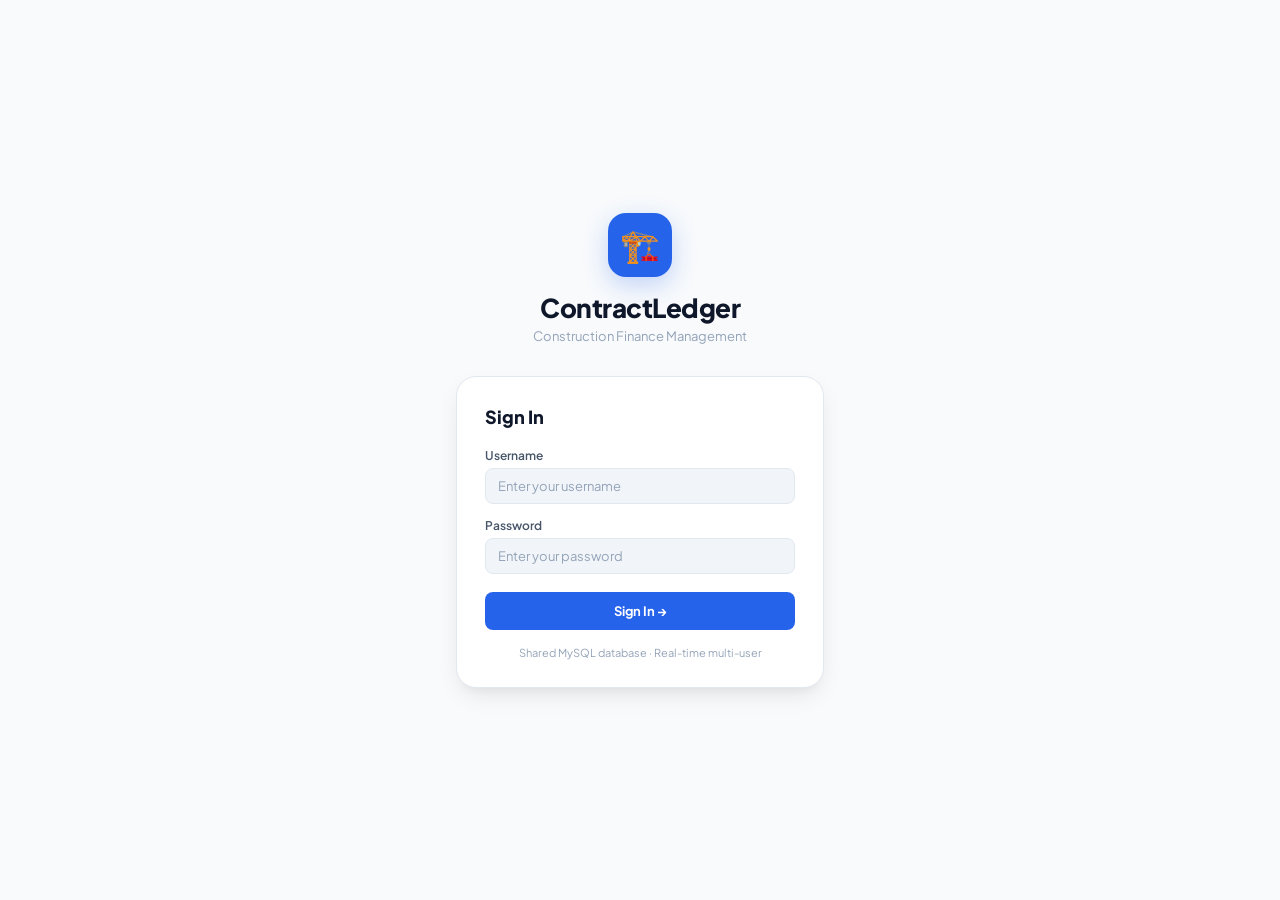
<file: target/classes/static/index.html>
<!DOCTYPE html>
<html lang="en">
<head>
<meta charset="UTF-8">
<meta name="viewport" content="width=device-width,initial-scale=1">
<title>ContractLedger · Sign In</title>
<link rel="stylesheet" href="style.css">
<style>
body { display:flex; align-items:center; justify-content:center; min-height:100vh; background:var(--bg); }
.login-wrap { width:100%; max-width:400px; padding:24px 16px; }
.login-logo { text-align:center; margin-bottom:32px; }
.login-logo-icon { width:64px; height:64px; background:var(--accent); border-radius:18px; display:inline-flex; align-items:center; justify-content:center; font-size:32px; margin-bottom:14px; box-shadow:0 8px 24px rgba(37,99,235,.25); }
.login-logo h1 { font-size:26px; font-weight:800; color:var(--text); letter-spacing:-0.5px; }
.login-logo p { font-size:13px; color:var(--text3); margin-top:4px; }
.login-card { background:var(--card); border:1px solid var(--border); border-radius:20px; padding:28px; box-shadow:var(--shadow-lg); }
.login-card h2 { font-size:18px; font-weight:800; margin-bottom:20px; color:var(--text); }
.err-box { background:var(--danger-lt); border:1px solid #fecaca; border-radius:8px; padding:10px 14px; font-size:13px; color:var(--danger); margin-bottom:14px; display:none; }
</style>
</head>
<body>
<div class="login-wrap">
  <div class="login-logo">
    <div class="login-logo-icon">🏗️</div>
    <h1>ContractLedger</h1>
    <p>Construction Finance Management</p>
  </div>
  <div class="login-card">
    <h2>Sign In</h2>
    <div class="err-box" id="err"></div>
    <div class="form-group">
      <label>Username</label>
      <input class="fi" id="lu" placeholder="Enter your username" autocomplete="username">
    </div>
    <div class="form-group">
      <label>Password</label>
      <input class="fi" id="lp" type="password" placeholder="Enter your password" autocomplete="current-password">
    </div>
    <button class="btn btn-primary btn-full" id="lbtn" onclick="doLogin()" style="margin-top:4px;padding:11px">
      Sign In →
    </button>
    <div style="margin-top:16px;font-size:11px;color:var(--text3);text-align:center">
      Shared MySQL database · Real-time multi-user
    </div>
  </div>
</div>
<div class="toast" id="toast"></div>
<script src="app.js"></script>
<script>
// If already logged in, redirect to dashboard
if (TK && CU) window.location.href = 'dashboard.html';

async function doLogin() {
  const u = document.getElementById('lu').value.trim();
  const p = document.getElementById('lp').value;
  const err = document.getElementById('err');
  err.style.display = 'none';
  if (!u || !p) { err.textContent = 'Enter username and password'; err.style.display = 'block'; return; }
  const btn = document.getElementById('lbtn');
  btn.textContent = 'Signing in…'; btn.disabled = true;
  const res = await api('POST', '/auth/login', { username: u, password: p });
  btn.textContent = 'Sign In →'; btn.disabled = false;
  if (!res) { err.textContent = 'Invalid username or password'; err.style.display = 'block'; return; }
  TK = res.token;
  CU = { username: res.username, fullName: res.fullName, role: res.role };
  localStorage.setItem('cl_tk', TK);
  localStorage.setItem('cl_cu', JSON.stringify(CU));
  window.location.href = 'dashboard.html';
}

document.addEventListener('keydown', e => { if (e.key === 'Enter') doLogin(); });
</script>
</body>
</html>
</file>
<file: target/classes/static/style.css>
/* ── ContractLedger · Shared Styles ─────────────────────────────── */
@import url('https://fonts.googleapis.com/css2?family=Plus+Jakarta+Sans:wght@400;500;600;700;800&family=JetBrains+Mono:wght@400;500&display=swap');

:root {
  --bg:        #f8fafc;
  --bg2:       #ffffff;
  --bg3:       #f1f5f9;
  --card:      #ffffff;
  --border:    #e2e8f0;
  --border2:   #cbd5e1;
  --accent:    #2563eb;
  --accent-h:  #1d4ed8;
  --accent-lt: #eff6ff;
  --success:   #16a34a;
  --success-lt:#f0fdf4;
  --warn:      #d97706;
  --warn-lt:   #fffbeb;
  --danger:    #dc2626;
  --danger-lt: #fef2f2;
  --text:      #0f172a;
  --text2:     #475569;
  --text3:     #94a3b8;
  --mono:      'JetBrains Mono', monospace;
  --sans:      'Plus Jakarta Sans', sans-serif;
  --r:         12px;
  --rlg:       16px;
  --hh:        64px;
  --sh:        56px;
  --shadow:    0 1px 3px rgba(0,0,0,.08), 0 1px 2px rgba(0,0,0,.04);
  --shadow-md: 0 4px 6px -1px rgba(0,0,0,.08), 0 2px 4px -2px rgba(0,0,0,.04);
  --shadow-lg: 0 10px 25px -5px rgba(0,0,0,.1), 0 8px 10px -6px rgba(0,0,0,.04);
}

*, *::before, *::after { margin:0; padding:0; box-sizing:border-box; -webkit-tap-highlight-color:transparent; }

body {
  background: var(--bg);
  color: var(--text);
  font-family: var(--sans);
  font-size: 14px;
  min-height: 100vh;
  -webkit-font-smoothing: antialiased;
}

/* ── Header ───────────────────────────────────────────── */
.hdr {
  position: fixed; top:0; left:0; right:0; z-index:100;
  height: var(--hh);
  background: var(--bg2);
  border-bottom: 1px solid var(--border);
  display: flex; align-items:center; justify-content:space-between;
  padding: 0 20px;
  box-shadow: var(--shadow);
}
.hlogo { display:flex; align-items:center; gap:10px; }
.hlogo-icon { width:36px; height:36px; background:var(--accent); border-radius:10px; display:flex; align-items:center; justify-content:center; color:#fff; font-size:18px; }
.hlogo-text { font-size:18px; font-weight:800; color:var(--text); letter-spacing:-0.3px; }
.hproj { font-size:11px; color:var(--text3); font-family:var(--mono); margin-top:1px; }
.hact { display:flex; gap:8px; align-items:center; }
.ibtn {
  background:var(--bg3); border:1px solid var(--border); border-radius:8px;
  width:36px; height:36px; display:flex; align-items:center; justify-content:center;
  cursor:pointer; color:var(--text2); font-size:16px; transition:all .15s; text-decoration:none;
}
.ibtn:hover { background:var(--accent-lt); border-color:var(--accent); color:var(--accent); }
.uchip {
  background:var(--bg3); border:1px solid var(--border); border-radius:20px;
  padding:6px 14px; font-size:12px; font-weight:600; color:var(--text2);
  cursor:pointer; display:flex; align-items:center; gap:6px; transition:all .15s;
}
.uchip:hover { background:var(--accent-lt); border-color:var(--accent); color:var(--accent); }
.role-badge {
  font-size:9px; font-weight:700; padding:2px 6px; border-radius:4px;
  text-transform:uppercase; letter-spacing:.5px;
  background:var(--accent); color:#fff;
}
.role-badge.user { background:#e2e8f0; color:#64748b; }

/* ── Sidebar nav (desktop) ────────────────────────────── */
.layout { display:flex; padding-top:var(--hh); min-height:100vh; }
.sidebar {
  width: 220px; position:fixed; top:var(--hh); bottom:0; left:0;
  background:var(--bg2); border-right:1px solid var(--border);
  padding:16px 12px; display:flex; flex-direction:column; gap:4px;
  overflow-y:auto; z-index:90;
}
.nav-link {
  display:flex; align-items:center; gap:10px; padding:10px 12px;
  border-radius:var(--r); font-size:13px; font-weight:600; color:var(--text2);
  text-decoration:none; transition:all .15s; cursor:pointer; border:none; background:none; width:100%;
}
.nav-link .ni { font-size:18px; width:24px; text-align:center; }
.nav-link:hover { background:var(--bg3); color:var(--text); }
.nav-link.active { background:var(--accent-lt); color:var(--accent); }
.nav-link.active .ni { filter: none; }
.nav-section { font-size:10px; font-weight:700; color:var(--text3); text-transform:uppercase; letter-spacing:.8px; padding:12px 12px 4px; }

/* ── Main content ─────────────────────────────────────── */
.main { margin-left:220px; flex:1; padding:24px; max-width:1200px; }
.page-header { margin-bottom:24px; }
.page-title { font-size:22px; font-weight:800; color:var(--text); letter-spacing:-0.3px; }
.page-sub { font-size:13px; color:var(--text3); margin-top:2px; }

/* ── Cards ────────────────────────────────────────────── */
.card {
  background:var(--card); border:1px solid var(--border);
  border-radius:var(--rlg); padding:16px; margin-bottom:12px;
  box-shadow:var(--shadow);
}
.card-header { display:flex; justify-content:space-between; align-items:center; margin-bottom:16px; }
.card-title { font-size:14px; font-weight:700; color:var(--text); }

/* ── Stat grid ────────────────────────────────────────── */
.sgrid { display:grid; grid-template-columns:repeat(auto-fit, minmax(160px,1fr)); gap:14px; margin-bottom:20px; }
.stat-card {
  background:var(--card); border:1px solid var(--border); border-radius:var(--rlg);
  padding:16px 18px; box-shadow:var(--shadow); position:relative; overflow:hidden;
}
.stat-card::before { content:''; position:absolute; top:0; left:0; right:0; height:3px; background:var(--accent); border-radius:var(--rgl) var(--rgl) 0 0; }
.stat-card.green::before { background:var(--success); }
.stat-card.warn::before  { background:var(--warn); }
.stat-card.danger::before { background:var(--danger); }
.stat-lbl { font-size:11px; font-weight:600; color:var(--text3); text-transform:uppercase; letter-spacing:.5px; margin-bottom:8px; }
.stat-val { font-size:22px; font-weight:800; color:var(--text); font-family:var(--mono); letter-spacing:-1px; }
.stat-val.green { color:var(--success); }
.stat-val.warn  { color:var(--warn); }
.stat-val.danger { color:var(--danger); }
.stat-val.blue  { color:var(--accent); }
.stat-sub { font-size:11px; color:var(--text3); margin-top:4px; }

/* ── Form elements ────────────────────────────────────── */
.form-group { margin-bottom:14px; }
.form-row { display:grid; grid-template-columns:1fr 1fr; gap:12px; margin-bottom:14px; }
label { font-size:12px; font-weight:600; color:var(--text2); display:block; margin-bottom:5px; }
.fi, .fsel, .fta {
  width:100%; background:var(--bg3); border:1.5px solid var(--border);
  border-radius:8px; padding:9px 12px; color:var(--text);
  font-family:var(--sans); font-size:13px; outline:none; transition:all .15s;
}
.fi:focus, .fsel:focus, .fta:focus { border-color:var(--accent); background:#fff; box-shadow:0 0 0 3px rgba(37,99,235,.08); }
.fi::placeholder { color:var(--text3); }
.fsel { cursor:pointer; }
.fta { min-height:75px; resize:vertical; }

/* ── Buttons ──────────────────────────────────────────── */
.btn {
  border:none; border-radius:8px; padding:9px 16px;
  font-family:var(--sans); font-weight:700; font-size:13px;
  cursor:pointer; transition:all .15s; display:inline-flex; align-items:center; gap:6px;
}
.btn-primary { background:var(--accent); color:#fff; }
.btn-primary:hover { background:var(--accent-h); box-shadow:var(--shadow-md); }
.btn-danger { background:var(--danger-lt); color:var(--danger); border:1.5px solid #fecaca; }
.btn-danger:hover { background:var(--danger); color:#fff; }
.btn-ghost { background:transparent; color:var(--text2); border:1.5px solid var(--border); }
.btn-ghost:hover { background:var(--bg3); border-color:var(--border2); color:var(--text); }
.btn-success { background:var(--success); color:#fff; }
.btn-success:hover { background:#15803d; }
.btn-sm { padding:6px 12px; font-size:12px; border-radius:6px; }
.btn-full { width:100%; justify-content:center; }
.btn:disabled { opacity:.5; cursor:not-allowed; }

/* ── List items ───────────────────────────────────────── */
.list-item {
  background:var(--card); border:1px solid var(--border); border-radius:var(--r);
  padding:14px 16px; margin-bottom:8px; display:flex;
  justify-content:space-between; align-items:flex-start;
  box-shadow:var(--shadow); transition:box-shadow .15s;
}
.list-item:hover { box-shadow:var(--shadow-md); }
.li-left { flex:1; }
.li-right { text-align:right; display:flex; flex-direction:column; align-items:flex-end; gap:4px; }
.li-title { font-weight:700; font-size:14px; margin-bottom:3px; color:var(--text); }
.li-sub { font-size:12px; color:var(--text2); }
.li-meta { font-size:11px; color:var(--text3); margin-top:2px; font-family:var(--mono); }
.li-amount { font-family:var(--mono); font-weight:700; font-size:16px; color:var(--text); }
.li-amount.green { color:var(--success); }
.li-amount.warn  { color:var(--warn); }
.li-amount.danger { color:var(--danger); }
.li-date { font-size:11px; color:var(--text3); font-family:var(--mono); }

/* ── Badges ───────────────────────────────────────────── */
.badge {
  display:inline-flex; align-items:center; padding:3px 8px; border-radius:6px;
  font-size:10px; font-weight:700; text-transform:uppercase; letter-spacing:.4px;
}
.badge-blue    { background:#dbeafe; color:#1d4ed8; }
.badge-green   { background:#dcfce7; color:#15803d; }
.badge-warn    { background:#fef3c7; color:#b45309; }
.badge-red     { background:#fee2e2; color:#b91c1c; }
.badge-purple  { background:#f3e8ff; color:#7c3aed; }
.badge-gray    { background:#f1f5f9; color:#475569; }

/* ── Progress bar ─────────────────────────────────────── */
.progress-wrap { background:var(--bg3); border-radius:99px; height:6px; overflow:hidden; }
.progress-bar  { height:100%; border-radius:99px; transition:width .4s ease; background:var(--accent); }
.progress-bar.green  { background:var(--success); }
.progress-bar.warn   { background:var(--warn); }
.progress-bar.danger { background:var(--danger); }

/* ── Table ────────────────────────────────────────────── */
.tbl { width:100%; border-collapse:collapse; font-size:13px; }
.tbl thead th { background:var(--bg3); font-size:11px; font-weight:700; color:var(--text3); text-transform:uppercase; letter-spacing:.5px; padding:10px 14px; text-align:left; border-bottom:1px solid var(--border); }
.tbl tbody td { padding:12px 14px; border-bottom:1px solid var(--bg3); color:var(--text); }
.tbl tbody tr:last-child td { border-bottom:none; }
.tbl tbody tr:hover td { background:var(--bg3); }
.tbl .num { font-family:var(--mono); text-align:right; }

/* ── Modal ────────────────────────────────────────────── */
.mo { position:fixed; inset:0; z-index:200; background:rgba(15,23,42,.4); display:none; align-items:center; justify-content:center; backdrop-filter:blur(2px); }
.mo.open { display:flex; }
.modal {
  background:var(--bg2); border:1px solid var(--border); border-radius:20px;
  width:100%; max-width:480px; padding:24px; margin:16px;
  max-height:90vh; overflow-y:auto; box-shadow:var(--shadow-lg);
  animation: modal-in .2s ease;
}
@keyframes modal-in { from { opacity:0; transform:scale(.96) translateY(8px); } to { opacity:1; transform:none; } }
.modal-title { font-size:18px; font-weight:800; margin-bottom:20px; color:var(--text); }
.modal-footer { display:flex; gap:10px; margin-top:20px; }

/* ── Toast ────────────────────────────────────────────── */
.toast {
  position:fixed; bottom:24px; left:50%; transform:translateX(-50%) translateY(20px);
  background:var(--text); color:#fff; padding:10px 20px; border-radius:30px;
  font-size:13px; font-weight:600; z-index:300; opacity:0;
  transition:all .25s; pointer-events:none; white-space:nowrap; box-shadow:var(--shadow-lg);
}
.toast.success { background:var(--success); }
.toast.error   { background:var(--danger); }
.toast.show    { opacity:1; transform:translateX(-50%) translateY(0); }

/* ── Empty state ──────────────────────────────────────── */
.empty { text-align:center; padding:48px 20px; color:var(--text3); }
.empty-icon { font-size:44px; margin-bottom:12px; }
.empty-title { font-size:15px; font-weight:700; color:var(--text2); margin-bottom:4px; }
.empty-sub { font-size:13px; }

/* ── Project selector banner ──────────────────────────── */
.proj-banner {
  background:var(--warn-lt); border:1.5px solid #fde68a;
  border-radius:var(--rgl); padding:14px 18px; margin-bottom:20px;
  display:flex; align-items:center; gap:12px;
}
.proj-banner-icon { font-size:22px; }
.proj-banner-text { font-size:13px; font-weight:600; color:var(--warn); }

/* ── Filter chips ─────────────────────────────────────── */
.chips { display:flex; gap:6px; flex-wrap:wrap; margin-bottom:16px; }
.chip {
  display:inline-flex; align-items:center; background:var(--bg3); border:1.5px solid var(--border);
  border-radius:20px; padding:5px 14px; font-size:12px; font-weight:600;
  color:var(--text2); cursor:pointer; transition:all .15s;
}
.chip:hover { border-color:var(--accent); color:var(--accent); }
.chip.active { background:var(--accent-lt); border-color:var(--accent); color:var(--accent); }

/* ── Scrollbar ────────────────────────────────────────── */
::-webkit-scrollbar { width:5px; height:5px; }
::-webkit-scrollbar-thumb { background:var(--border2); border-radius:99px; }

/* ── Mobile ───────────────────────────────────────────── */
.mob-tabs {
  display:none; position:fixed; bottom:0; left:0; right:0; z-index:100;
  height:56px; background:var(--bg2); border-top:1px solid var(--border);
  box-shadow:0 -2px 10px rgba(0,0,0,.06);
}
.mob-tabs-inner { display:flex; height:100%; }
.mob-tab {
  flex:1; display:flex; flex-direction:column; align-items:center;
  justify-content:center; gap:2px; cursor:pointer; color:var(--text3);
  font-size:10px; font-weight:600; border:none; background:none;
  text-decoration:none; transition:color .15s;
}
.mob-tab .mi { font-size:20px; }
.mob-tab.active, .mob-tab:hover { color:var(--accent); }

@media (max-width: 768px) {
  .sidebar { display:none; }
  .main { margin-left:0; padding:16px; padding-bottom:72px; }
  .mob-tabs { display:block; }
  .sgrid { grid-template-columns:1fr 1fr; }
  .form-row { grid-template-columns:1fr; }
  .hdr { padding:0 14px; }
}

/* ── Divider ──────────────────────────────────────────── */
.divider { border:none; border-top:1px solid var(--border); margin:16px 0; }

/* ── Category dot ─────────────────────────────────────── */
.cdot { width:8px; height:8px; border-radius:50%; display:inline-block; margin-right:6px; flex-shrink:0; }
</file>
